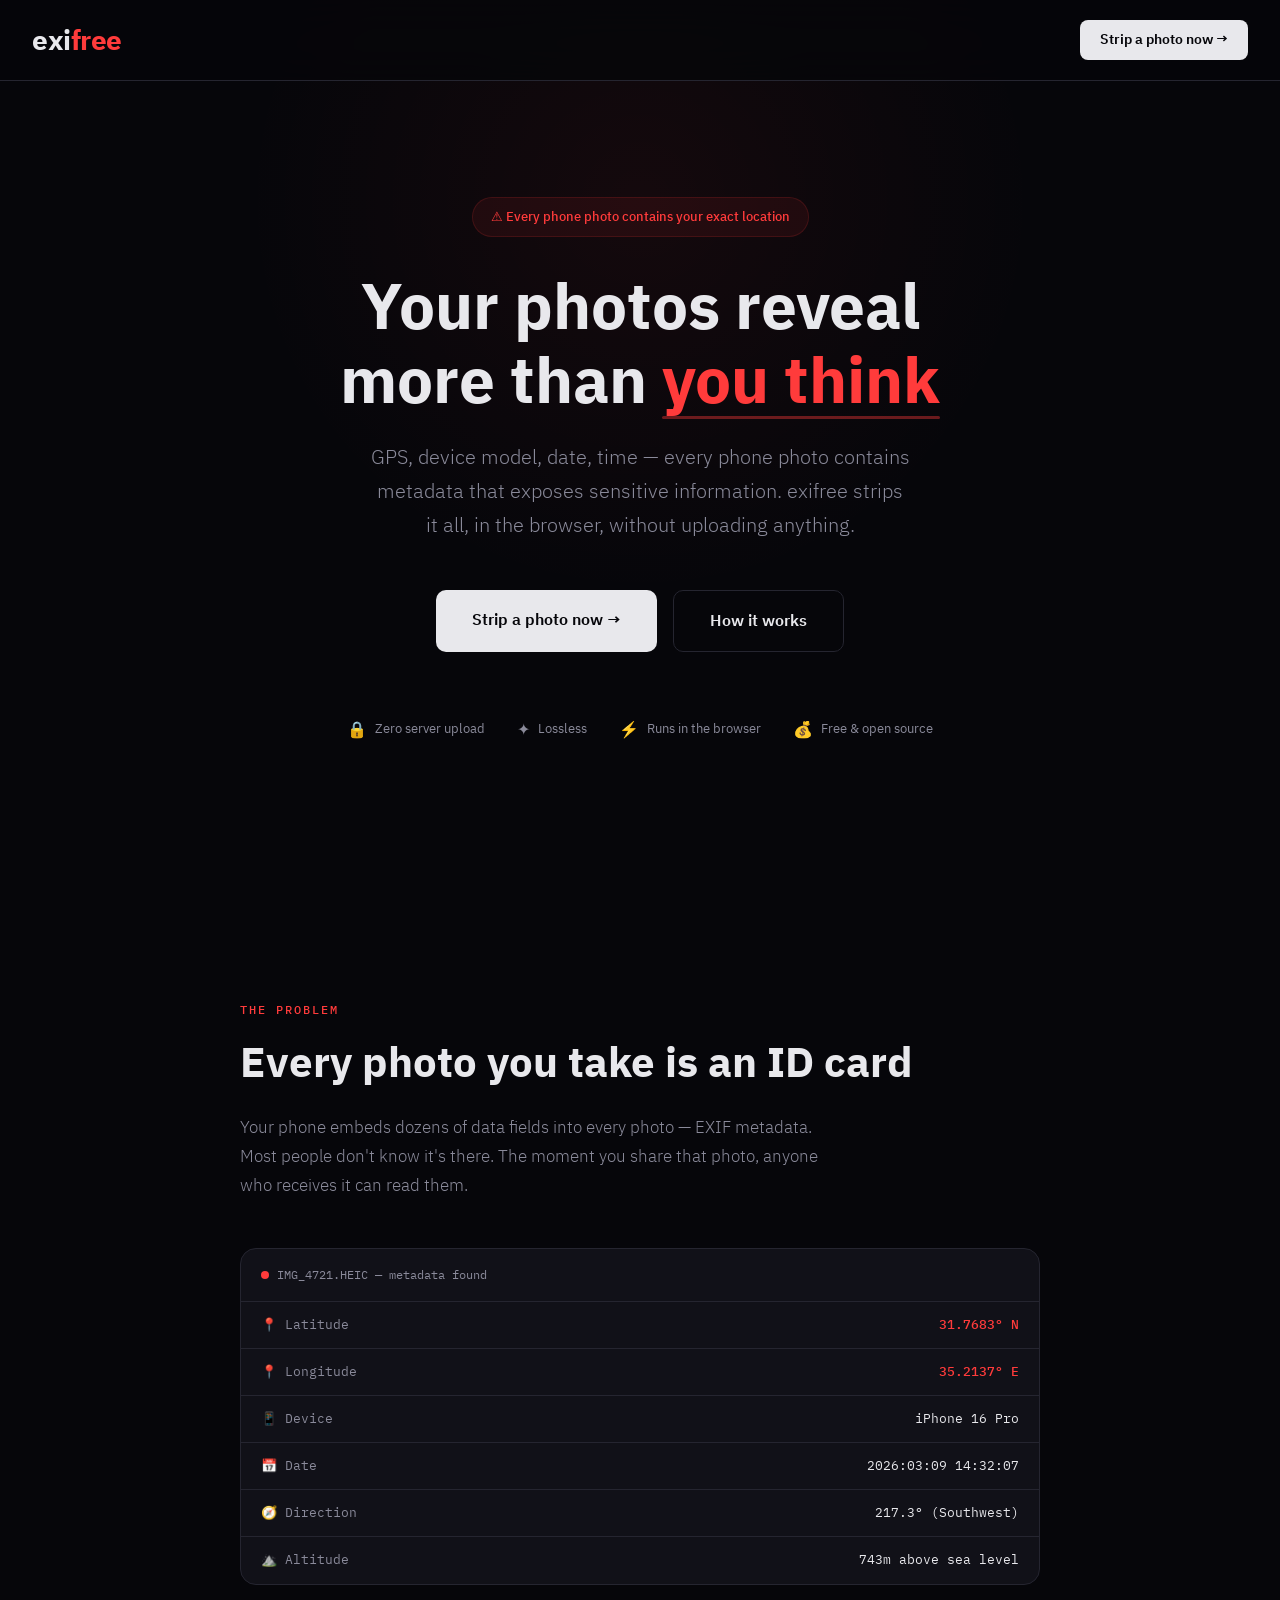
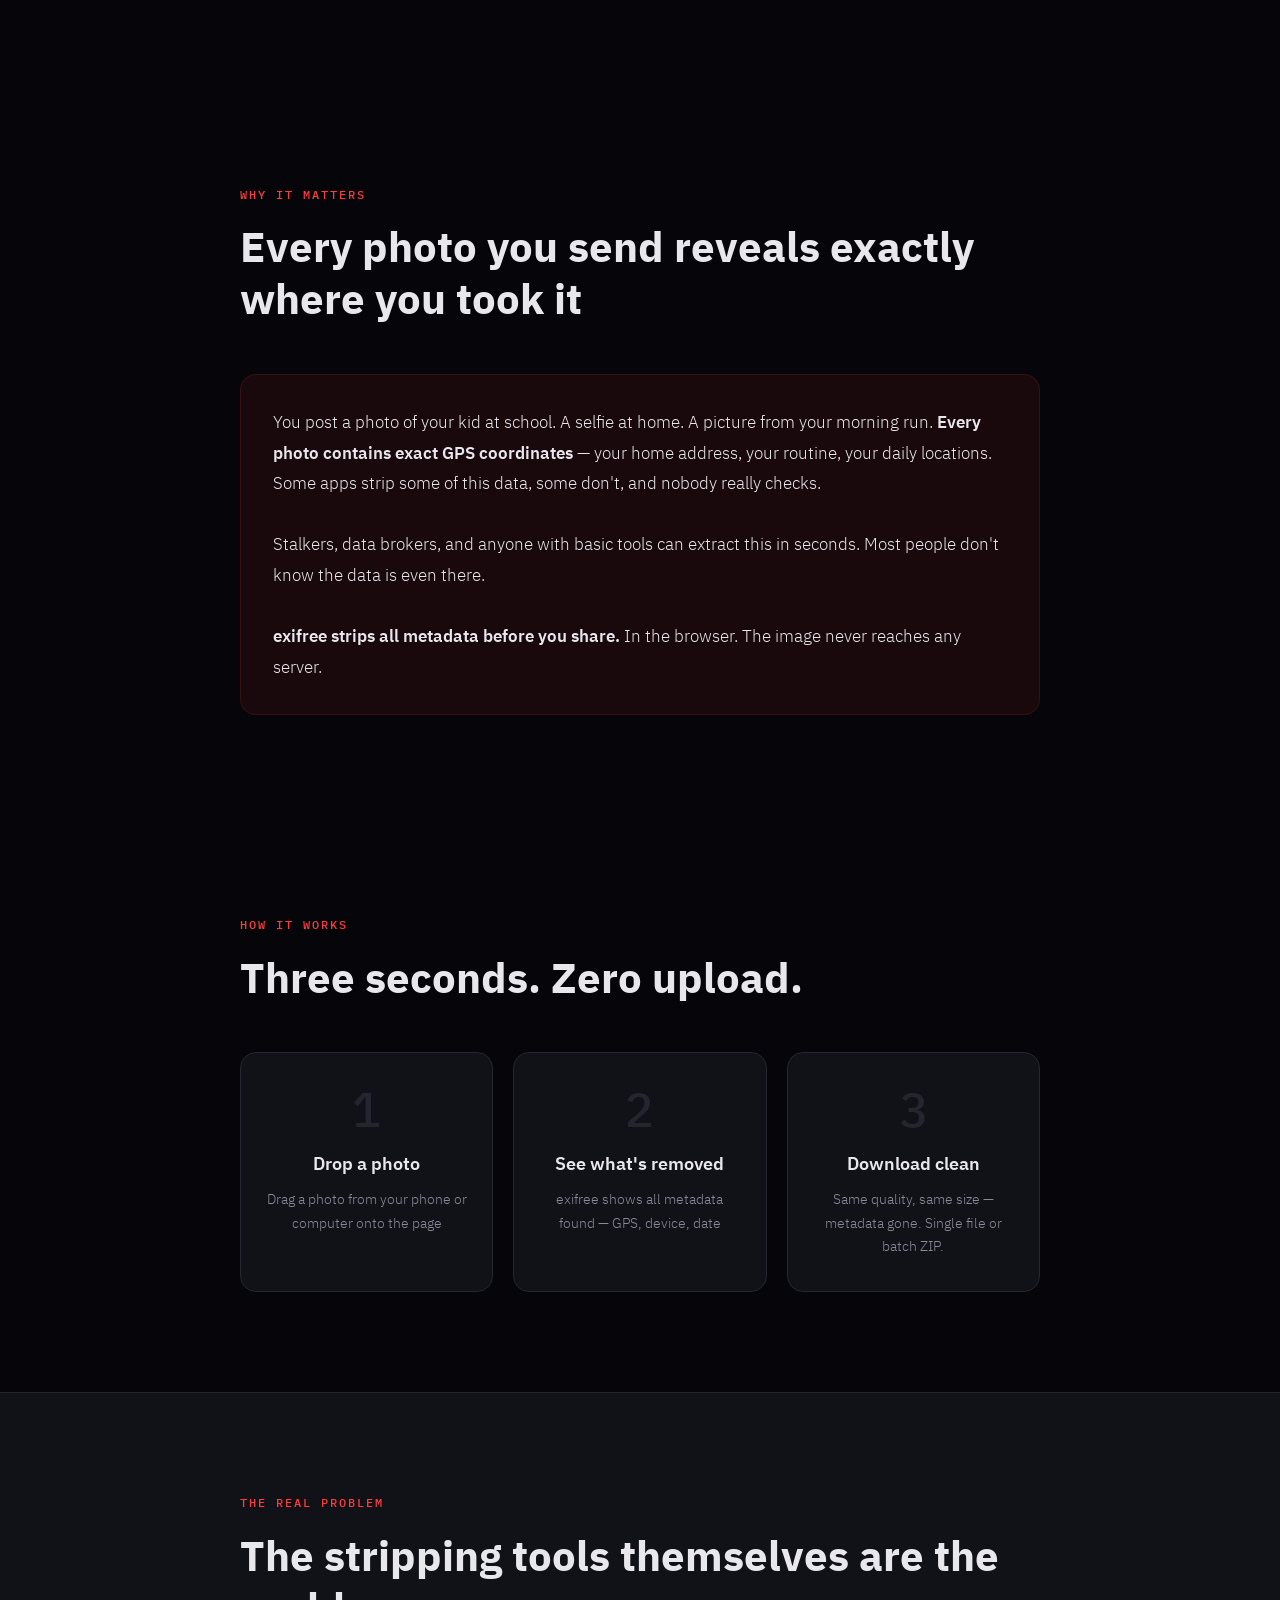
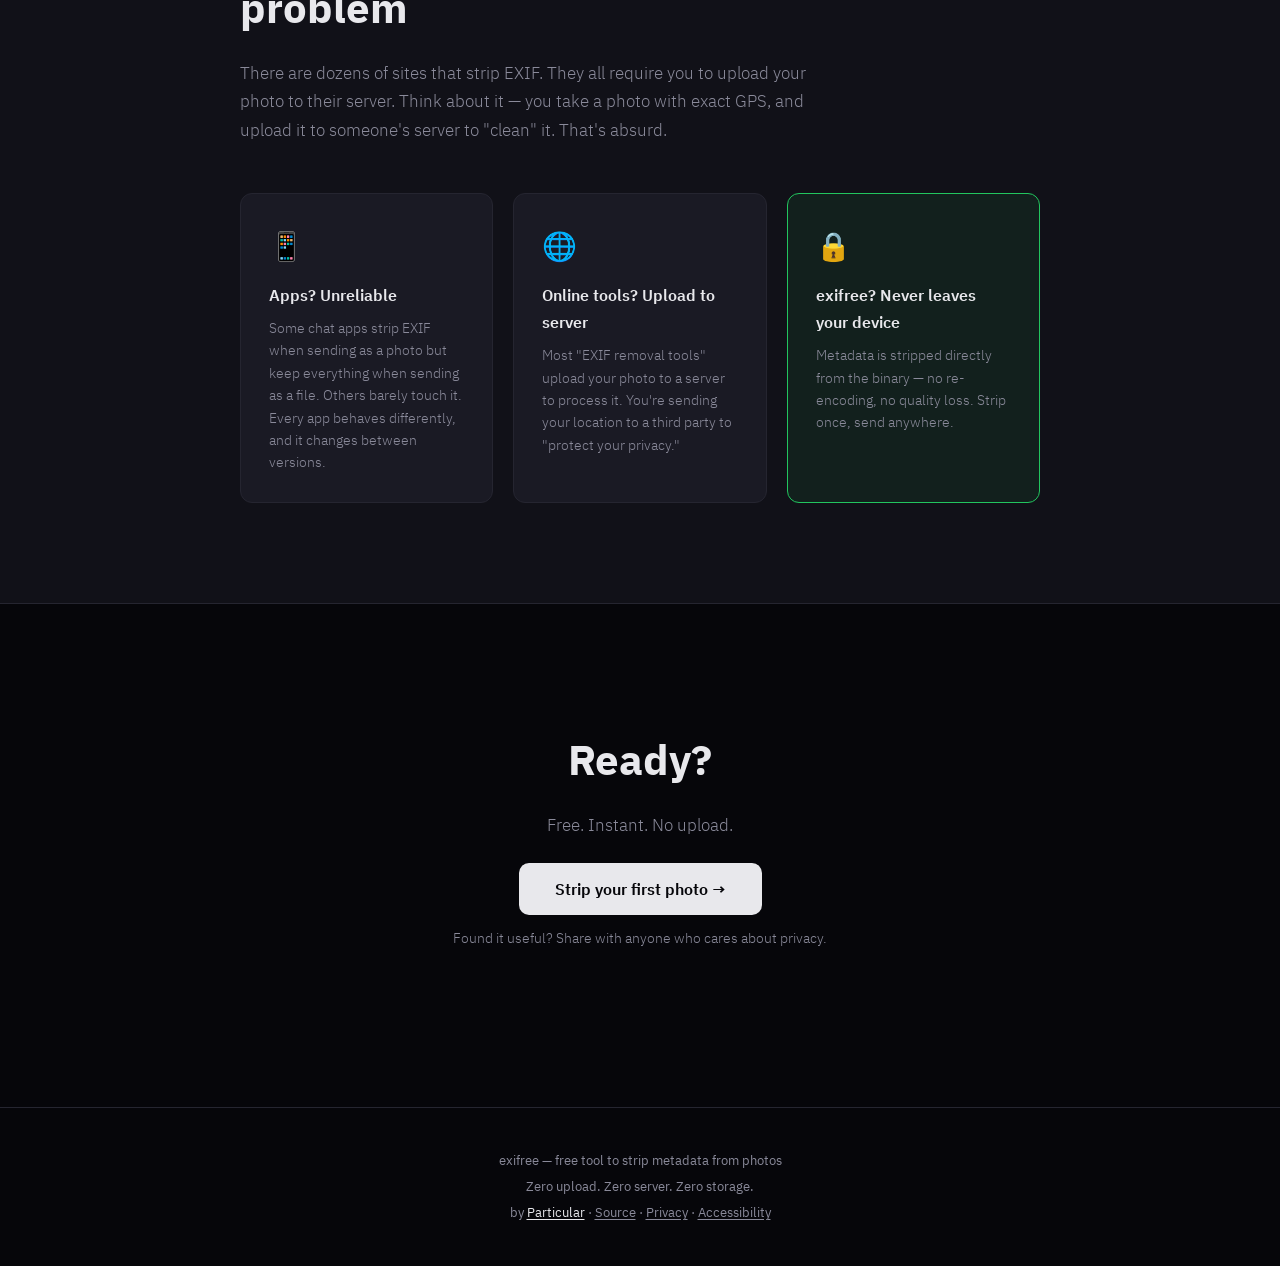
<file: index.html>
<!DOCTYPE html>
<html lang="en" dir="ltr">
<head>
<meta charset="UTF-8">
<meta name="viewport" content="width=device-width, initial-scale=1.0">
<title>exifree — Your photos reveal more than you think</title>
<meta name="description" content="Free tool to strip metadata from photos — GPS, device, date. Everything in the browser, zero server upload.">
<meta property="og:title" content="exifree — Strip metadata from photos">
<meta property="og:description" content="Every phone photo contains exact GPS coordinates, device model, date and time. exifree strips it all — in the browser, no upload.">
<meta property="og:type" content="website">
<link rel="stylesheet" href="/fonts/fonts.css">
<style>
:root { --bg:#06060a; --surface:#111118; --surface-2:#1a1a24; --border:#252530; --text:#e8e8ec; --text-dim:#8a8a9a; --red:#ff3b3b; --red-glow:rgba(255,59,59,0.08); --green:#22c55e; --green-glow:rgba(34,197,94,0.08); --font:'IBM Plex Sans',sans-serif; --mono:'IBM Plex Mono',monospace; }
*{margin:0;padding:0;box-sizing:border-box}html{scroll-behavior:smooth}body{background:var(--bg);color:var(--text);font-family:var(--font);line-height:1.7;-webkit-font-smoothing:antialiased}
nav{position:fixed;top:0;left:0;right:0;z-index:100;padding:16px 32px;display:flex;justify-content:space-between;align-items:center;background:rgba(6,6,10,0.85);backdrop-filter:blur(20px);border-bottom:1px solid var(--border)}
.nav-logo{font-size:28px;font-weight:700;text-decoration:none;color:var(--text);letter-spacing:-0.5px}.nav-logo span{color:var(--red)}
.nav-cta{padding:8px 20px;background:var(--text);color:var(--bg);border:none;border-radius:8px;font-family:var(--font);font-size:14px;font-weight:600;text-decoration:none;transition:opacity .2s}.nav-cta:hover{opacity:.85}
.hero{min-height:100vh;display:flex;flex-direction:column;justify-content:center;align-items:center;text-align:center;padding:120px 24px 80px;position:relative;overflow:hidden}
.hero::before{content:'';position:absolute;top:-200px;left:50%;transform:translateX(-50%);width:800px;height:800px;background:radial-gradient(circle,rgba(255,59,59,0.06) 0%,transparent 70%);pointer-events:none}
.hero-warning{display:inline-flex;align-items:center;gap:8px;padding:8px 18px;background:var(--red-glow);border:1px solid rgba(255,59,59,0.15);border-radius:100px;font-size:13px;color:var(--red);font-weight:500;margin-bottom:32px;animation:fadeDown .6s ease}
@keyframes fadeDown{from{opacity:0;transform:translateY(-12px)}to{opacity:1;transform:translateY(0)}}
.hero h1{font-size:clamp(36px,6vw,64px);font-weight:800;line-height:1.15;margin-bottom:24px;max-width:700px;animation:fadeUp .6s ease .1s both}
.hero h1 em{font-style:normal;color:var(--red);position:relative}.hero h1 em::after{content:'';position:absolute;bottom:2px;left:0;right:0;height:3px;background:var(--red);border-radius:2px;opacity:.4}
.hero-sub{font-size:clamp(16px,2.2vw,20px);color:var(--text-dim);max-width:540px;font-weight:300;margin-bottom:48px;animation:fadeUp .6s ease .2s both}
@keyframes fadeUp{from{opacity:0;transform:translateY(16px)}to{opacity:1;transform:translateY(0)}}
.hero-actions{display:flex;gap:16px;animation:fadeUp .6s ease .3s both}
.btn-large{padding:16px 36px;border-radius:10px;font-family:var(--font);font-size:16px;font-weight:600;text-decoration:none;transition:all .2s ease;cursor:pointer;border:none}
.btn-primary{background:var(--text);color:var(--bg)}.btn-primary:hover{transform:translateY(-2px);box-shadow:0 8px 30px rgba(255,255,255,0.1)}
.btn-ghost{background:transparent;color:var(--text);border:1px solid var(--border)}.btn-ghost:hover{border-color:var(--text-dim)}
.hero-trust{margin-top:64px;display:flex;gap:32px;animation:fadeUp .6s ease .4s both}
.trust-item{display:flex;align-items:center;gap:8px;font-size:13px;color:var(--text-dim)}.trust-item .icon{font-size:16px}
section{padding:100px 24px}.section-inner{max-width:800px;margin:0 auto}
.section-label{font-family:var(--mono);font-size:12px;font-weight:500;color:var(--red);text-transform:uppercase;letter-spacing:2px;margin-bottom:16px}
.section-title{font-size:clamp(28px,4vw,42px);font-weight:700;line-height:1.25;margin-bottom:24px}
.section-text{font-size:17px;color:var(--text-dim);font-weight:300;max-width:600px}
.exif-demo{margin-top:48px;background:var(--surface);border:1px solid var(--border);border-radius:16px;overflow:hidden}
.exif-demo-header{padding:16px 20px;border-bottom:1px solid var(--border);font-family:var(--mono);font-size:12px;color:var(--text-dim);display:flex;align-items:center;gap:8px}
.exif-demo-header .dot{width:8px;height:8px;border-radius:50%;background:var(--red);animation:pulse 2s infinite}
@keyframes pulse{0%,100%{opacity:1}50%{opacity:.4}}
.exif-row{display:flex;justify-content:space-between;padding:12px 20px;border-bottom:1px solid var(--border);font-size:14px}.exif-row:last-child{border-bottom:none}
.exif-label{color:var(--text-dim);font-family:var(--mono);font-size:13px}.exif-value{font-family:var(--mono);font-size:13px}.exif-value.danger{color:var(--red);font-weight:500}
.how-grid{display:grid;grid-template-columns:repeat(3,1fr);gap:20px;margin-top:48px}
.how-card{background:var(--surface);border:1px solid var(--border);border-radius:16px;padding:32px 24px;text-align:center;transition:border-color .3s}.how-card:hover{border-color:var(--text-dim)}
.how-num{font-family:var(--mono);font-size:48px;font-weight:500;color:var(--border);margin-bottom:16px;line-height:1}
.how-card h3{font-size:18px;font-weight:600;margin-bottom:8px}.how-card p{font-size:14px;color:var(--text-dim);font-weight:300}
.why-section{background:var(--surface);border-top:1px solid var(--border);border-bottom:1px solid var(--border)}
.why-grid{display:grid;grid-template-columns:repeat(3,1fr);gap:20px;margin-top:48px}
.why-card{padding:28px;background:var(--surface-2);border:1px solid var(--border);border-radius:12px}
.why-card .icon{font-size:28px;margin-bottom:12px}.why-card h3{font-size:16px;font-weight:600;margin-bottom:8px}
.why-card p{font-size:14px;color:var(--text-dim);font-weight:300;line-height:1.6}
.why-card-highlight{border-color:var(--green);background:var(--green-glow)}
.context-section .context-box{margin-top:48px;padding:32px;background:var(--red-glow);border:1px solid rgba(255,59,59,0.12);border-radius:16px}
.context-box p{font-size:17px;line-height:1.8;font-weight:300}.context-box strong{font-weight:600;color:var(--text)}
.cta-section{text-align:center;padding:120px 24px}.cta-section h2{font-size:clamp(28px,4vw,42px);font-weight:700;margin-bottom:16px}
.cta-section p{font-size:17px;color:var(--text-dim);margin-bottom:36px;font-weight:300}
footer{padding:40px 24px;border-top:1px solid var(--border);text-align:center}footer p{font-size:13px;color:var(--text-dim);line-height:2}
footer a{color:var(--text-dim);text-decoration:underline;text-underline-offset:2px}footer a:hover{color:var(--text)}
@media(max-width:640px){nav{padding:12px 16px}.hero-actions{flex-direction:column;width:100%;max-width:320px}.btn-large{text-align:center}.hero-trust{flex-direction:column;gap:12px}.how-grid{grid-template-columns:1fr}.why-grid{grid-template-columns:1fr}.exif-row{flex-direction:column;gap:4px}}
*:focus-visible{outline:2px solid var(--red);outline-offset:2px}
.skip-link{position:absolute;top:-100px;left:0;padding:8px 16px;background:var(--red);color:#fff;z-index:200;font-size:14px;border-radius:0 0 8px 8px;text-decoration:none}.skip-link:focus{top:0;left:0}
@media(prefers-reduced-motion:reduce){*,*::before,*::after{animation-duration:.01ms!important;transition-duration:.01ms!important}}
</style>
</head>
<body>
<a href="#problem" class="skip-link">Skip to content</a>
<nav aria-label="Main navigation">
  <a href="/" class="nav-logo">exi<span>free</span></a>
  <a href="/app" class="nav-cta">Strip a photo now →</a>
</nav>
<main>
<section class="hero">
  <div class="hero-warning">⚠ Every phone photo contains your exact location</div>
  <h1>Your photos reveal<br>more than <em>you think</em></h1>
  <p class="hero-sub">GPS, device model, date, time — every phone photo contains metadata that exposes sensitive information. exifree strips it all, in the browser, without uploading anything.</p>
  <div class="hero-actions">
    <a href="/app" class="btn-large btn-primary">Strip a photo now →</a>
    <a href="#how" class="btn-large btn-ghost">How it works</a>
  </div>
  <div class="hero-trust">
    <span class="trust-item"><span class="icon" aria-hidden="true">🔒</span> Zero server upload</span>
    <span class="trust-item"><span class="icon" aria-hidden="true">✦</span> Lossless</span>
    <span class="trust-item"><span class="icon" aria-hidden="true">⚡</span> Runs in the browser</span>
    <span class="trust-item"><span class="icon" aria-hidden="true">💰</span> Free &amp; open source</span>
  </div>
</section>
<section id="problem">
  <div class="section-inner">
    <div class="section-label">The problem</div>
    <h2 class="section-title">Every photo you take is an ID card</h2>
    <p class="section-text">Your phone embeds dozens of data fields into every photo — EXIF metadata. Most people don't know it's there. The moment you share that photo, anyone who receives it can read them.</p>
    <div class="exif-demo">
      <div class="exif-demo-header"><span class="dot" aria-hidden="true"></span> IMG_4721.HEIC — metadata found</div>
      <div class="exif-demo-body">
        <div class="exif-row"><span class="exif-label">📍 Latitude</span><span class="exif-value danger">31.7683° N</span></div>
        <div class="exif-row"><span class="exif-label">📍 Longitude</span><span class="exif-value danger">35.2137° E</span></div>
        <div class="exif-row"><span class="exif-label">📱 Device</span><span class="exif-value">iPhone 16 Pro</span></div>
        <div class="exif-row"><span class="exif-label">📅 Date</span><span class="exif-value">2026:03:09 14:32:07</span></div>
        <div class="exif-row"><span class="exif-label">🧭 Direction</span><span class="exif-value">217.3° (Southwest)</span></div>
        <div class="exif-row"><span class="exif-label">⛰️ Altitude</span><span class="exif-value">743m above sea level</span></div>
      </div>
    </div>
  </div>
</section>
<section class="context-section">
  <div class="section-inner">
    <div class="section-label">Why it matters</div>
    <h2 class="section-title">Every photo you send reveals exactly where you took it</h2>
    <div class="context-box">
      <p>You post a photo of your kid at school. A selfie at home. A picture from your morning run. <strong>Every photo contains exact GPS coordinates</strong> — your home address, your routine, your daily locations. Some apps strip some of this data, some don't, and nobody really checks.<br><br>Stalkers, data brokers, and anyone with basic tools can extract this in seconds. Most people don't know the data is even there.<br><br><strong>exifree strips all metadata before you share.</strong> In the browser. The image never reaches any server.</p>
    </div>
  </div>
</section>
<section id="how">
  <div class="section-inner">
    <div class="section-label">How it works</div>
    <h2 class="section-title">Three seconds. Zero upload.</h2>
    <div class="how-grid">
      <div class="how-card"><div class="how-num">1</div><h3>Drop a photo</h3><p>Drag a photo from your phone or computer onto the page</p></div>
      <div class="how-card"><div class="how-num">2</div><h3>See what's removed</h3><p>exifree shows all metadata found — GPS, device, date</p></div>
      <div class="how-card"><div class="how-num">3</div><h3>Download clean</h3><p>Same quality, same size — metadata gone. Single file or batch ZIP.</p></div>
    </div>
  </div>
</section>
<section class="why-section">
  <div class="section-inner">
    <div class="section-label">The real problem</div>
    <h2 class="section-title">The stripping tools themselves are the problem</h2>
    <p class="section-text" style="margin-bottom:32px;">There are dozens of sites that strip EXIF. They all require you to upload your photo to their server. Think about it — you take a photo with exact GPS, and upload it to someone's server to "clean" it. That's absurd.</p>
    <div class="why-grid">
      <div class="why-card"><div class="icon" aria-hidden="true">📱</div><h3>Apps? Unreliable</h3><p>Some chat apps strip EXIF when sending as a photo but keep everything when sending as a file. Others barely touch it. Every app behaves differently, and it changes between versions.</p></div>
      <div class="why-card"><div class="icon" aria-hidden="true">🌐</div><h3>Online tools? Upload to server</h3><p>Most "EXIF removal tools" upload your photo to a server to process it. You're sending your location to a third party to "protect your privacy."</p></div>
      <div class="why-card why-card-highlight"><div class="icon" aria-hidden="true">🔒</div><h3>exifree? Never leaves your device</h3><p>Metadata is stripped directly from the binary — no re-encoding, no quality loss. Strip once, send anywhere.</p></div>
    </div>
  </div>
</section>
</main>
<section class="cta-section">
  <h2>Ready?</h2>
  <p>Free. Instant. No upload.</p>
  <a href="/app" class="btn-large btn-primary">Strip your first photo →</a>
  <p style="margin-top:24px;font-size:14px;color:var(--text-dim);">Found it useful? Share with anyone who cares about privacy.</p>
</section>
<footer role="contentinfo">
  <p>exifree — free tool to strip metadata from photos<br>Zero upload. Zero server. Zero storage.<br>by <a href="https://particular.co.il" style="color:var(--text);">Particular</a> · <a href="https://github.com/atas2390/exifree">Source</a> · <a href="/privacy">Privacy</a> · <a href="/accessibility">Accessibility</a></p>
</footer>
</body>
</html>
</file>
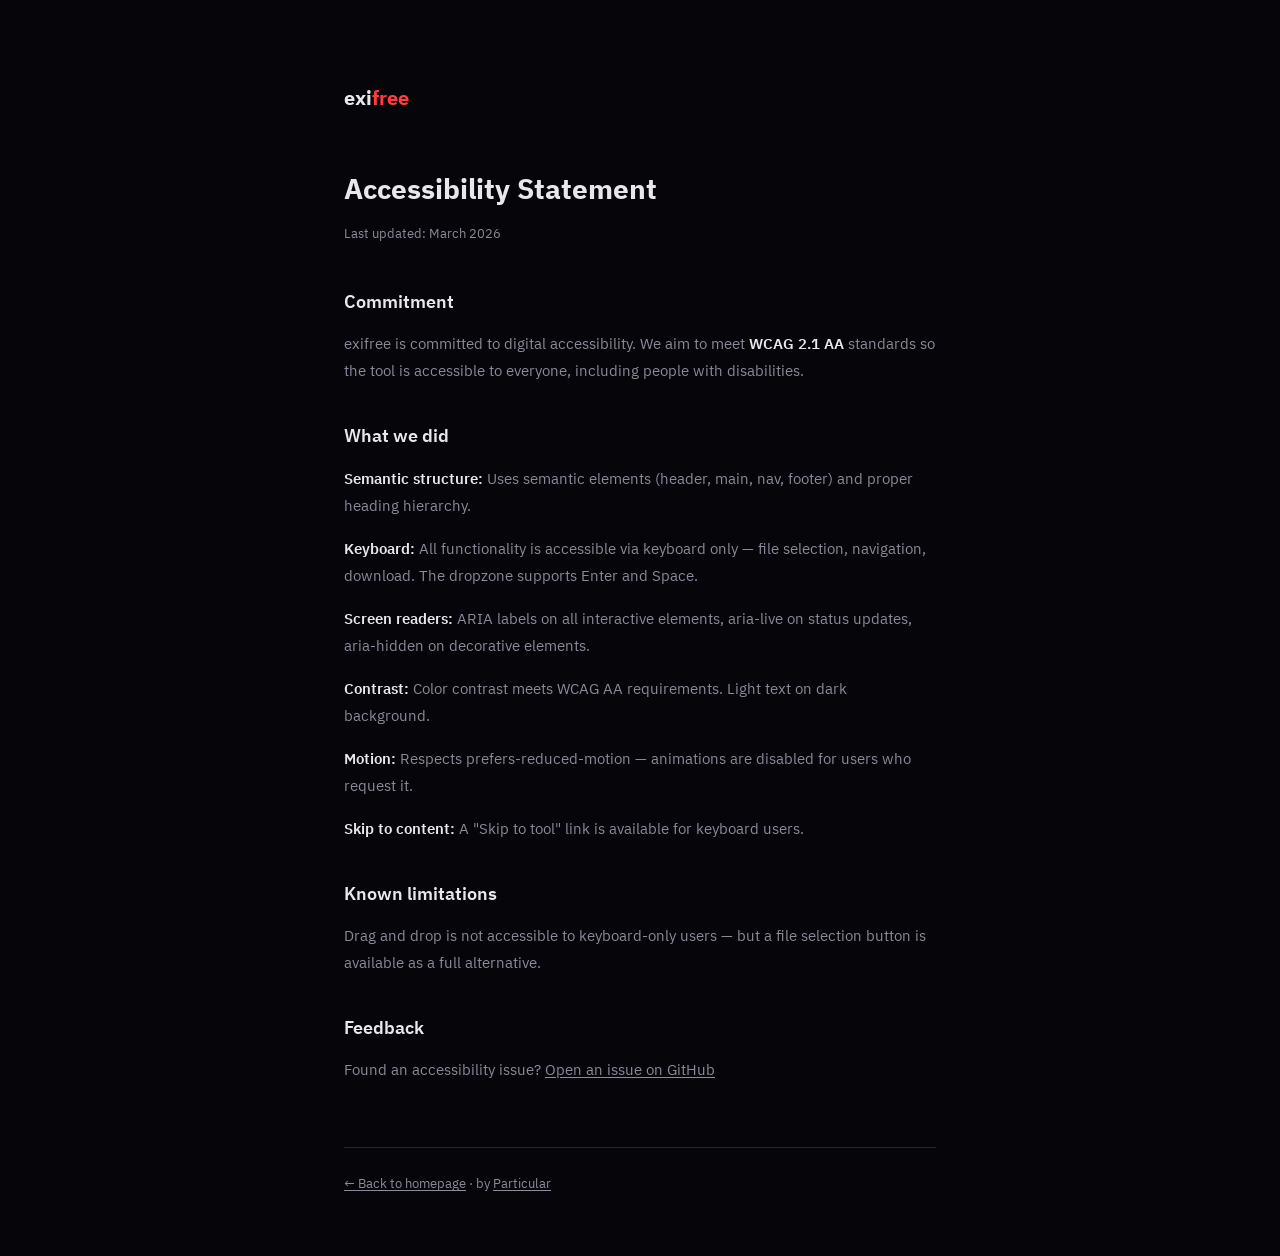
<file: accessibility/index.html>
<!DOCTYPE html>
<html lang="en" dir="ltr">
<head>
<meta charset="UTF-8">
<meta name="viewport" content="width=device-width, initial-scale=1.0">
<title>exifree — Accessibility Statement</title>
<link rel="stylesheet" href="/fonts/fonts.css">
<style>
:root { --bg:#06060a; --surface:#111118; --border:#252530; --text:#e8e8ec; --text-dim:#8a8a9a; --red:#ff3b3b; --font:'IBM Plex Sans',sans-serif; }
*{margin:0;padding:0;box-sizing:border-box}
body{background:var(--bg);color:var(--text);font-family:var(--font);line-height:1.8;-webkit-font-smoothing:antialiased}
.container{max-width:640px;margin:0 auto;padding:80px 24px 60px}
.logo{font-size:20px;font-weight:700;text-decoration:none;color:var(--text);margin-bottom:48px;display:inline-block}
.logo span{color:var(--red)}
h1{font-size:28px;font-weight:700;margin-bottom:8px}
.updated{font-size:13px;color:var(--text-dim);margin-bottom:40px}
h2{font-size:18px;font-weight:600;margin-top:36px;margin-bottom:12px}
p{font-size:15px;color:var(--text-dim);margin-bottom:16px}
strong{color:var(--text);font-weight:600}
a{color:var(--text-dim);text-decoration:underline;text-underline-offset:2px}
a:hover{color:var(--text)}
footer{margin-top:64px;padding-top:24px;border-top:1px solid var(--border);font-size:13px;color:var(--text-dim)}
*:focus-visible{outline:2px solid var(--red);outline-offset:2px}
@media(prefers-reduced-motion:reduce){*,*::before,*::after{animation-duration:.01ms!important;transition-duration:.01ms!important}}
</style>
</head>
<body>
<div class="container">
  <a href="/" class="logo">exi<span>free</span></a>
  <h1>Accessibility Statement</h1>
  <p class="updated">Last updated: March 2026</p>
  <h2>Commitment</h2>
  <p>exifree is committed to digital accessibility. We aim to meet <strong>WCAG 2.1 AA</strong> standards so the tool is accessible to everyone, including people with disabilities.</p>
  <h2>What we did</h2>
  <p><strong>Semantic structure:</strong> Uses semantic elements (header, main, nav, footer) and proper heading hierarchy.</p>
  <p><strong>Keyboard:</strong> All functionality is accessible via keyboard only — file selection, navigation, download. The dropzone supports Enter and Space.</p>
  <p><strong>Screen readers:</strong> ARIA labels on all interactive elements, aria-live on status updates, aria-hidden on decorative elements.</p>
  <p><strong>Contrast:</strong> Color contrast meets WCAG AA requirements. Light text on dark background.</p>
  <p><strong>Motion:</strong> Respects prefers-reduced-motion — animations are disabled for users who request it.</p>
  <p><strong>Skip to content:</strong> A "Skip to tool" link is available for keyboard users.</p>
  <h2>Known limitations</h2>
  <p>Drag and drop is not accessible to keyboard-only users — but a file selection button is available as a full alternative.</p>
  <h2>Feedback</h2>
  <p>Found an accessibility issue? <a href="https://github.com/atas2390/exifree/issues">Open an issue on GitHub</a></p>
  <footer>
    <a href="/">← Back to homepage</a> · by <a href="https://particular.co.il">Particular</a>
  </footer>
</div>
</body>
</html>
</file>
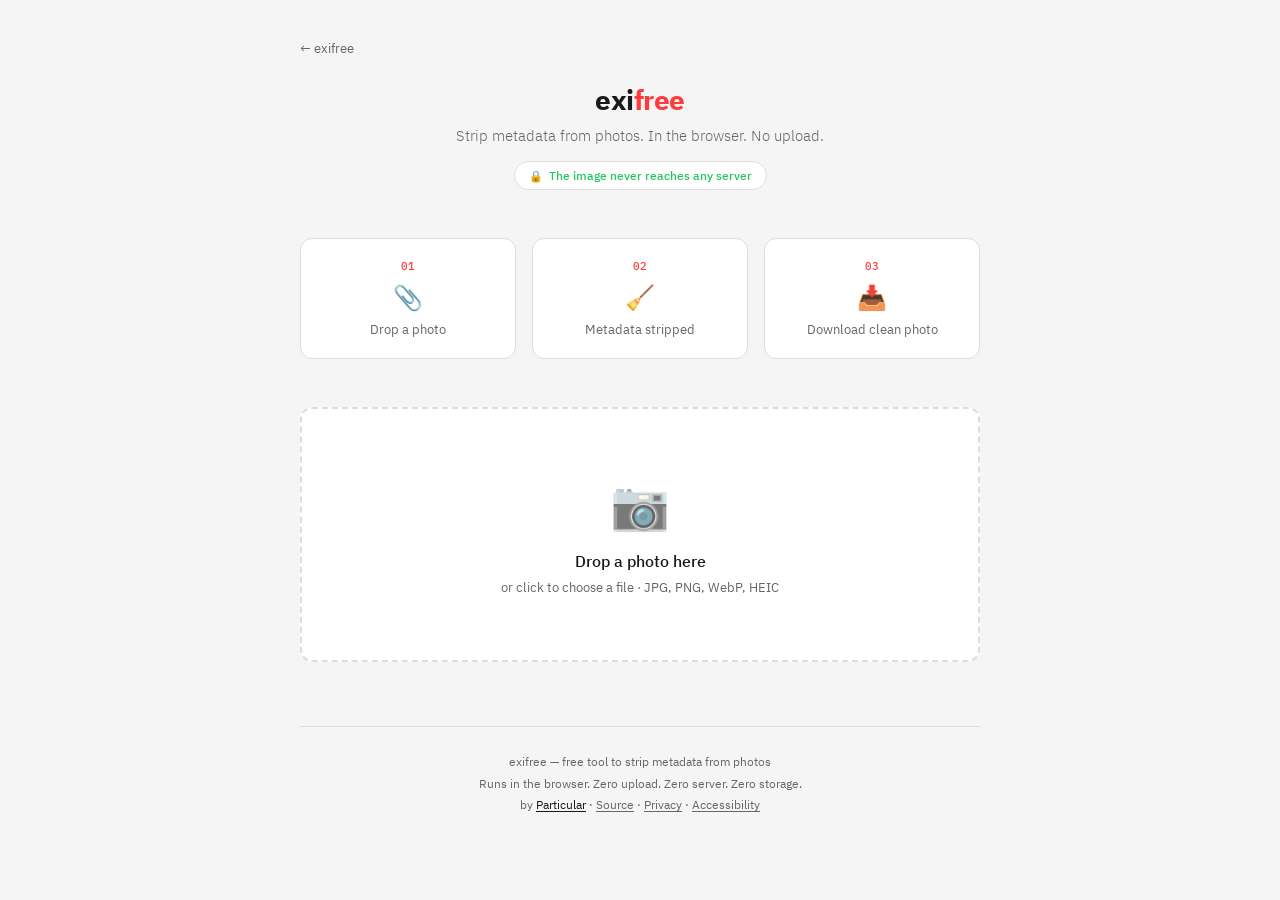
<file: app/index.html>
<!DOCTYPE html>
<html lang="en" dir="ltr">
<head>
<meta charset="UTF-8">
<meta name="viewport" content="width=device-width, initial-scale=1.0">
<title>exifree — Strip metadata from photos</title>
<meta name="description" content="Free tool to strip metadata from photos — GPS, device, date. Everything in the browser, zero server upload.">
<link rel="stylesheet" href="/fonts/fonts.css">
<style>
:root {
  --bg: #0a0a0a;
  --surface: #141414;
  --surface-2: #1e1e1e;
  --border: #2a2a2a;
  --text: #e8e8e8;
  --text-dim: #888;
  --accent: #ff3b3b;
  --accent-glow: rgba(255, 59, 59, 0.15);
  --green: #22c55e;
  --green-glow: rgba(34, 197, 94, 0.15);
  --yellow: #eab308;
  --radius: 12px;
  --font: 'IBM Plex Sans', sans-serif;
  --mono: 'IBM Plex Mono', monospace;
}

* { margin: 0; padding: 0; box-sizing: border-box; }

body {
  background: var(--bg);
  color: var(--text);
  font-family: var(--font);
  min-height: 100vh;
  overflow-x: hidden;
}

/* Subtle grid background */
body::before {
  content: '';
  position: fixed;
  inset: 0;
  background-image: 
    linear-gradient(rgba(255,255,255,.02) 1px, transparent 1px),
    linear-gradient(90deg, rgba(255,255,255,.02) 1px, transparent 1px);
  background-size: 40px 40px;
  pointer-events: none;
  z-index: 0;
}

.container {
  position: relative;
  z-index: 1;
  max-width: 720px;
  margin: 0 auto;
  padding: 40px 20px;
}

/* Header */
.top-bar {
  display: flex;
  justify-content: space-between;
  align-items: center;
  margin-bottom: 24px;
}

.top-bar .nav-lang {
  font-size: 13px;
  color: var(--text-dim);
  text-decoration: none;
  font-weight: 500;
  padding: 4px 10px;
  border: 1px solid var(--border);
  border-radius: 6px;
  transition: all 0.2s;
}

.top-bar .nav-lang:hover { color: var(--text); border-color: var(--text-dim); }
.top-bar .back-link { font-size: 13px; color: var(--text-dim); text-decoration: none; }
.top-bar .back-link:hover { color: var(--text); }

.header {
  text-align: center;
  margin-bottom: 48px;
}

.logo {
  font-size: 28px;
  font-weight: 700;
  letter-spacing: -0.5px;
  margin-bottom: 8px;
}

.logo span { color: var(--accent); }

.tagline {
  color: var(--text-dim);
  font-size: 15px;
  font-weight: 300;
}

/* Security badge */
.security-badge {
  display: inline-flex;
  align-items: center;
  gap: 6px;
  margin-top: 16px;
  padding: 6px 14px;
  background: var(--surface);
  border: 1px solid var(--border);
  border-radius: 100px;
  font-size: 12px;
  color: var(--green);
  font-weight: 500;
}

.security-badge::before {
  content: '🔒';
  font-size: 11px;
}

/* Drop zone */
.dropzone {
  position: relative;
  border: 2px dashed var(--border);
  border-radius: var(--radius);
  padding: 64px 32px;
  text-align: center;
  cursor: pointer;
  transition: all 0.3s ease;
  background: var(--surface);
  overflow: hidden;
}

.dropzone::before {
  content: '';
  position: absolute;
  inset: 0;
  background: radial-gradient(circle at center, var(--accent-glow), transparent 70%);
  opacity: 0;
  transition: opacity 0.3s ease;
}

.dropzone:hover, .dropzone.dragover {
  border-color: var(--accent);
}

.dropzone:hover::before, .dropzone.dragover::before {
  opacity: 1;
}

.dropzone-icon {
  position: relative;
  font-size: 48px;
  margin-bottom: 16px;
  opacity: 0.6;
}

.dropzone-text {
  position: relative;
  font-size: 16px;
  font-weight: 500;
  margin-bottom: 8px;
}

.dropzone-sub {
  position: relative;
  font-size: 13px;
  color: var(--text-dim);
}

.dropzone input[type="file"] {
  position: absolute;
  inset: 0;
  opacity: 0;
  cursor: pointer;
}

/* Processing state */
.dropzone.processing {
  pointer-events: none;
  border-color: var(--yellow);
}

.dropzone.done {
  border-color: var(--green);
}

/* Results */
.results {
  display: none;
  margin-top: 32px;
  animation: fadeUp 0.4s ease;
}

.results.visible { display: block; }

@keyframes fadeUp {
  from { opacity: 0; transform: translateY(16px); }
  to { opacity: 1; transform: translateY(0); }
}

/* Preview card */
.preview-card {
  background: var(--surface);
  border: 1px solid var(--border);
  border-radius: var(--radius);
  overflow: hidden;
  margin-bottom: 24px;
}

.preview-image-wrap {
  position: relative;
  display: flex;
  align-items: center;
  justify-content: center;
  background: #000;
  max-height: 300px;
  overflow: hidden;
}

.preview-image-wrap img {
  max-width: 100%;
  max-height: 300px;
  object-fit: contain;
}

.preview-filename {
  padding: 16px;
  font-family: var(--mono);
  font-size: 13px;
  color: var(--text-dim);
  border-top: 1px solid var(--border);
  display: flex;
  justify-content: space-between;
  align-items: center;
}

.file-size {
  font-size: 12px;
  color: var(--text-dim);
}

/* Metadata panel */
.metadata-panel {
  background: var(--surface);
  border: 1px solid var(--border);
  border-radius: var(--radius);
  margin-bottom: 24px;
  overflow: hidden;
}

.metadata-header {
  display: flex;
  align-items: center;
  justify-content: space-between;
  padding: 16px;
  border-bottom: 1px solid var(--border);
}

.metadata-title {
  font-size: 14px;
  font-weight: 600;
  display: flex;
  align-items: center;
  gap: 8px;
}

.metadata-title .warning { color: var(--accent); }
.metadata-title .safe { color: var(--green); }

.metadata-count {
  font-family: var(--mono);
  font-size: 12px;
  padding: 3px 10px;
  background: var(--accent-glow);
  color: var(--accent);
  border-radius: 100px;
  font-weight: 500;
}

.metadata-count.clean {
  background: var(--green-glow);
  color: var(--green);
}

.metadata-list {
  padding: 0;
  list-style: none;
  max-height: 320px;
  overflow-y: auto;
}

.metadata-list::-webkit-scrollbar { width: 6px; }
.metadata-list::-webkit-scrollbar-track { background: transparent; }
.metadata-list::-webkit-scrollbar-thumb { background: var(--border); border-radius: 3px; }

.metadata-item {
  display: flex;
  justify-content: space-between;
  align-items: flex-start;
  padding: 10px 16px;
  border-bottom: 1px solid var(--border);
  font-size: 13px;
  gap: 16px;
}

.metadata-item:last-child { border-bottom: none; }

.metadata-key {
  color: var(--text-dim);
  font-family: var(--mono);
  font-size: 12px;
  flex-shrink: 0;
  min-width: 120px;
  text-align: right;
}

.metadata-value {
  color: var(--text);
  font-family: var(--mono);
  font-size: 12px;
  word-break: break-all;
  text-align: left;
  direction: ltr;
}

.metadata-value.danger {
  color: var(--accent);
  font-weight: 500;
}

.metadata-empty {
  padding: 24px 16px;
  text-align: center;
  color: var(--green);
  font-size: 14px;
}

/* Category labels */
.meta-category {
  padding: 8px 16px;
  background: var(--surface-2);
  font-size: 11px;
  font-weight: 600;
  text-transform: uppercase;
  letter-spacing: 1px;
  color: var(--text-dim);
  border-bottom: 1px solid var(--border);
}

/* Actions */
.actions {
  display: flex;
  gap: 12px;
}

.btn {
  flex: 1;
  padding: 14px 24px;
  border: none;
  border-radius: var(--radius);
  font-family: var(--font);
  font-size: 15px;
  font-weight: 600;
  cursor: pointer;
  transition: all 0.2s ease;
  text-align: center;
  text-decoration: none;
  display: inline-flex;
  align-items: center;
  justify-content: center;
  gap: 8px;
}

.btn-primary {
  background: var(--green);
  color: #000;
}

.btn-primary:hover {
  background: #16a34a;
  transform: translateY(-1px);
}

.btn-primary:disabled {
  opacity: 0.4;
  cursor: not-allowed;
  transform: none;
}

.btn-secondary {
  background: var(--surface-2);
  color: var(--text);
  border: 1px solid var(--border);
}

.btn-secondary:hover {
  background: var(--border);
}

/* Status */
.status-bar {
  display: none;
  align-items: center;
  gap: 8px;
  padding: 12px 16px;
  background: var(--green-glow);
  border: 1px solid rgba(34, 197, 94, 0.2);
  border-radius: var(--radius);
  margin-bottom: 24px;
  font-size: 14px;
  color: var(--green);
  font-weight: 500;
}

.status-bar.visible { display: flex; }

.status-bar .icon { font-size: 16px; }

/* Footer */
.footer {
  margin-top: 64px;
  text-align: center;
  padding: 24px;
  border-top: 1px solid var(--border);
}

.footer p {
  font-size: 12px;
  color: var(--text-dim);
  line-height: 1.8;
}

.footer a {
  color: var(--text-dim);
  text-decoration: underline;
  text-underline-offset: 2px;
}

.footer a:hover { color: var(--text); }

/* How it works */
.how-it-works {
  display: grid;
  grid-template-columns: repeat(3, 1fr);
  gap: 16px;
  margin-bottom: 48px;
}

.step {
  text-align: center;
  padding: 20px 12px;
  background: var(--surface);
  border: 1px solid var(--border);
  border-radius: var(--radius);
}

.step-num {
  font-family: var(--mono);
  font-size: 11px;
  color: var(--accent);
  margin-bottom: 8px;
  font-weight: 500;
}

.step-icon {
  font-size: 24px;
  margin-bottom: 8px;
}

.step-text {
  font-size: 13px;
  color: var(--text-dim);
  font-weight: 400;
}

/* Batch */
.batch-info {
  display: none;
  align-items: center;
  justify-content: space-between;
  padding: 12px 16px;
  background: var(--surface);
  border: 1px solid var(--border);
  border-radius: var(--radius);
  margin-bottom: 24px;
  font-size: 13px;
  color: var(--text-dim);
}

.batch-info.visible { display: flex; }

.batch-info strong { color: var(--text); }

.size-comparison {
  display: flex;
  align-items: center;
  gap: 10px;
  padding: 10px 16px;
  background: var(--green-glow);
  border-top: 1px solid var(--border);
  font-size: 13px;
  font-family: var(--mono);
}
.size-before { color: var(--text-dim); }
.size-arrow { color: var(--text-dim); }
.size-after { color: var(--green); }
.size-saving {
  margin-left: auto;
  font-size: 11px;
  color: var(--green);
  font-weight: 600;
}

.batch-actions {
  margin-top: 12px;
}

.btn-downloaded {
  background: var(--green) !important;
  color: #000 !important;
}

/* Responsive */
@media (max-width: 520px) {
  .container { padding: 24px 16px; }
  .how-it-works { grid-template-columns: 1fr; }
  .actions { flex-direction: column; }
  .metadata-key { min-width: 90px; }
}

/* Accessibility */
*:focus-visible {
  outline: 2px solid var(--accent);
  outline-offset: 2px;
}

.skip-link {
  position: absolute;
  top: -100px;
  left: 0;
  padding: 8px 16px;
  background: var(--accent);
  color: #fff;
  z-index: 200;
  font-size: 14px;
  border-radius: 0 0 8px 8px;
  text-decoration: none;
}

.skip-link:focus { top: 0; left: 0; }

@media (prefers-reduced-motion: reduce) {
  *, *::before, *::after {
    animation-duration: 0.01ms !important;
    transition-duration: 0.01ms !important;
  }
}

@media (prefers-color-scheme: light) {
  :root {
    --bg: #f5f5f5;
    --surface: #fff;
    --surface-2: #eee;
    --border: #ddd;
    --text: #1a1a1a;
    --text-dim: #666;
  }
}
</style>
</head>
<body>

<a href="#dropzone" class="skip-link">Skip to tool</a>

<div class="container">
  <div class="top-bar">
    <a href="/" class="back-link">← exifree</a>
  </div>
  <header class="header" role="banner">
    <h1 class="logo">exi<span>free</span></h1>
    <p class="tagline">Strip metadata from photos. In the browser. No upload.</p>
    <div class="security-badge" aria-label="The image never reaches any server">The image never reaches any server</div>
  </header>

  <nav class="how-it-works" aria-label="Usage steps">
    <div class="step">
      <div class="step-num">01</div>
      <div class="step-icon" aria-hidden="true">📎</div>
      <div class="step-text">Drop a photo</div>
    </div>
    <div class="step">
      <div class="step-num">02</div>
      <div class="step-icon" aria-hidden="true">🧹</div>
      <div class="step-text">Metadata stripped</div>
    </div>
    <div class="step">
      <div class="step-num">03</div>
      <div class="step-icon" aria-hidden="true">📥</div>
      <div class="step-text">Download clean photo</div>
    </div>
  </nav>

  <main>
  <div class="dropzone" id="dropzone" role="button" tabindex="0" aria-label="Drop a photo here or click to choose a file">
    <div class="dropzone-icon" aria-hidden="true">📷</div>
    <div class="dropzone-text">Drop a photo here</div>
    <div class="dropzone-sub">or click to choose a file · JPG, PNG, WebP, HEIC</div>
    <input type="file" id="fileInput" accept="image/jpeg,image/png,image/webp,image/heic,image/heif,.heic,.heif" multiple aria-label="Choose a photo to strip metadata">
  </div>

  <div class="batch-info" id="batchInfo">
    <span><strong id="batchCount">0</strong> photos processed</span>
  </div>

  <div class="status-bar" id="statusBar" role="status" aria-live="polite">
    <span class="icon" aria-hidden="true" id="statusIcon">✓</span>
    <span id="statusText">All metadata removed successfully</span>
  </div>

  <div class="results" id="results" aria-label="Stripping results">
    <div class="preview-card">
      <div class="preview-image-wrap">
        <img id="previewImg" alt="">
      </div>
      <div class="preview-filename">
        <span id="fileName">—</span>
        <span class="file-size" id="fileSize">—</span>
      </div>
      <div class="size-comparison" id="sizeComparison" style="display:none">
        <span class="size-before">Original: <strong id="sizeBefore">—</strong></span>
        <span class="size-arrow" aria-hidden="true">→</span>
        <span class="size-after">Clean: <strong id="sizeAfter">—</strong></span>
        <span class="size-saving" id="sizeSaving"></span>
      </div>
    </div>

    <div class="metadata-panel" id="metadataBefore" aria-label="Metadata found">
      <div class="metadata-header">
        <div class="metadata-title">
          <span class="warning" aria-hidden="true">⚠</span> Metadata found
        </div>
        <span class="metadata-count" id="metaCount">0 fields</span>
      </div>
      <ul class="metadata-list" id="metadataList" role="list"></ul>
    </div>

    <div class="metadata-panel" id="metadataAfter" style="display:none" aria-label="Stripping result">
      <div class="metadata-header">
        <div class="metadata-title">
          <span class="safe" aria-hidden="true">✓</span> After stripping
        </div>
        <span class="metadata-count clean">clean</span>
      </div>
      <div class="metadata-empty">Metadata removed directly from binary — no re-encoding, no quality loss. Output file size is nearly identical to the original.</div>
    </div>

    <div class="actions">
      <button class="btn btn-primary" id="downloadBtn" disabled aria-label="Download clean photo">
        📥 Download clean photo
      </button>
      <button class="btn btn-secondary" onclick="reset()" aria-label="Choose new photo">
        ✕ New photo
      </button>
    </div>
    <div class="batch-actions" id="batchActions" style="display:none">
      <button class="btn btn-secondary" id="downloadAllBtn" aria-label="Download all as ZIP">
        📦 Download all as ZIP (<span id="batchCount2">0</span> photos)
      </button>
      </div>
  </div>
  </main>

  <footer class="footer" role="contentinfo">
    <p>
      exifree — free tool to strip metadata from photos<br>
      Runs in the browser. Zero upload. Zero server. Zero storage.<br>
      by <a href="https://particular.co.il" style="color:var(--text);">Particular</a> · <a href="https://github.com/atas2390/exifree">Source</a> · <a href="/privacy">Privacy</a> · <a href="/accessibility">Accessibility</a>
    </p>
  </footer>
</div>

<script>
// EXIF Parser — lightweight, client-side only
const EXIF_TAGS = {
  0x010F: 'Camera Make', 0x0110: 'Camera Model', 0x0131: 'Software',
  0x0132: 'Date Modified', 0x9003: 'Date Taken', 0x9004: 'Date Digitized',
  0x829A: 'Exposure Time', 0x829D: 'Aperture', 0x8827: 'ISO',
  0x920A: 'Focal Length', 0xA434: 'Lens Model', 0xA431: 'Camera Serial',
  0xA432: 'Lens Spec', 0xA433: 'Lens Make',
  0x0112: 'Orientation', 0xA002: 'Pixel Width', 0xA003: 'Pixel Height',
  0x8825: 'GPS IFD', 0xA005: 'Interop IFD',
};

const GPS_TAGS = {
  0x0001: 'Lat Ref', 0x0002: 'Latitude', 0x0003: 'Lon Ref', 0x0004: 'Longitude',
  0x0005: 'Alt Ref', 0x0006: 'Altitude', 0x0007: 'GPS Timestamp',
  0x001D: 'GPS Date', 0x0010: 'Image Direction', 0x0011: 'Direction Angle',
};

// Detect file format from magic bytes
function detectFormat(buffer) {
  const b = new Uint8Array(buffer, 0, 16);
  if (b[0] === 0xFF && b[1] === 0xD8) return 'jpeg';
  if (b[0] === 0x89 && b[1] === 0x50 && b[2] === 0x4E && b[3] === 0x47) return 'png';
  if (b[0] === 0x52 && b[1] === 0x49 && b[2] === 0x46 && b[3] === 0x46 &&
      b[8] === 0x57 && b[9] === 0x45 && b[10] === 0x42 && b[11] === 0x50) return 'webp';
  return 'unknown';
}

function readExif(buffer) {
  const format = detectFormat(buffer);
  const metadata = { camera: [], gps: [], datetime: [], other: [] };

  if (format === 'jpeg') return readJpegMetadata(buffer, metadata);
  if (format === 'png')  return readPngMetadata(buffer, metadata);
  if (format === 'webp') return readWebpMetadata(buffer, metadata);
  return metadata;
}

// ── JPEG ──────────────────────────────────────────────────────────────────────
function readJpegMetadata(buffer, metadata) {
  const view = new DataView(buffer);
  let offset = 2;
  while (offset < view.byteLength - 1) {
    const marker = view.getUint16(offset);
    if (marker === 0xFFE1) {
      const exifStr = String.fromCharCode(
        view.getUint8(offset+4), view.getUint8(offset+5),
        view.getUint8(offset+6), view.getUint8(offset+7)
      );
      if (exifStr === 'Exif') parseExifData(view, offset + 10, metadata);
      break;
    }
    if ((marker & 0xFF00) !== 0xFF00) break;
    offset += 2 + view.getUint16(offset + 2);
  }
  return metadata;
}

// ── PNG ───────────────────────────────────────────────────────────────────────
function readPngMetadata(buffer, metadata) {
  const uint8 = new Uint8Array(buffer);
  const view  = new DataView(buffer);
  const dec   = new TextDecoder('latin1');
  let offset  = 8; // skip 8-byte PNG signature

  while (offset + 12 <= buffer.byteLength) {
    const length = view.getUint32(offset);
    const type   = dec.decode(uint8.slice(offset + 4, offset + 8));
    if (type === 'IEND') break;

    try {
      const dataStart = offset + 8;

      if (type === 'tEXt' && length > 0) {
        const data    = uint8.slice(dataStart, dataStart + length);
        const nullIdx = data.indexOf(0);
        if (nullIdx > 0) {
          const key = dec.decode(data.slice(0, nullIdx));
          const val = dec.decode(data.slice(nullIdx + 1)).trim().substring(0, 200);
          if (val) categorizeMeta(metadata, key, val);
        }
      } else if (type === 'iTXt' && length > 0) {
        const data    = uint8.slice(dataStart, dataStart + length);
        const nullIdx = data.indexOf(0);
        if (nullIdx > 0) {
          const key = dec.decode(data.slice(0, nullIdx));
          metadata.other.push({ key, value: '(unicode text)' });
        }
      } else if (type === 'zTXt' && length > 0) {
        const data    = uint8.slice(dataStart, dataStart + length);
        const nullIdx = data.indexOf(0);
        if (nullIdx > 0) {
          const key = dec.decode(data.slice(0, nullIdx));
          metadata.other.push({ key, value: '(compressed text)' });
        }
      } else if (type === 'eXIf' && length > 0) {
        // Full EXIF block embedded in PNG
        const exifBuf = buffer.slice(dataStart, dataStart + length);
        parseExifData(new DataView(exifBuf), 0, metadata);
      } else if (type === 'iCCP') {
        metadata.other.push({ key: 'Color Profile', value: 'iCCP (ICC profile)' });
      }
    } catch(e) {}

    offset += 12 + length;
  }
  return metadata;
}

// ── WebP ──────────────────────────────────────────────────────────────────────
function readWebpMetadata(buffer, metadata) {
  const uint8 = new Uint8Array(buffer);
  const view  = new DataView(buffer);
  const dec   = new TextDecoder('latin1');

  // RIFF container: skip RIFF(4) + size(4) + WEBP(4) = 12 bytes
  let offset = 12;
  while (offset + 8 <= buffer.byteLength) {
    const chunkId   = dec.decode(uint8.slice(offset, offset + 4));
    const chunkSize = view.getUint32(offset + 4, true); // little-endian

    try {
      if (chunkId === 'EXIF') {
        const exifBuf = buffer.slice(offset + 8, offset + 8 + chunkSize);
        const exifView = new DataView(exifBuf);
        // EXIF chunk may start with "Exif\0\0" prefix or raw TIFF header
        const startOffset = (exifView.getUint8(0) === 0x45) ? 6 : 0; // 'E' for Exif
        parseExifData(exifView, startOffset, metadata);
      } else if (chunkId === 'XMP ' || chunkId === 'XMP\x20') {
        metadata.other.push({ key: 'XMP', value: '(XMP metadata block present)' });
      } else if (chunkId === 'ICCP') {
        metadata.other.push({ key: 'Color Profile', value: 'ICCP (ICC profile)' });
      }
    } catch(e) {}

    offset += 8 + chunkSize + (chunkSize % 2); // chunks are word-aligned
  }
  return metadata;
}

// ── Helpers ───────────────────────────────────────────────────────────────────
function categorizeMeta(metadata, key, value) {
  const k = key.toLowerCase();
  if (k.includes('gps') || k.includes('location') || k.includes('lat') || k.includes('lon')) {
    metadata.gps.push({ key, value });
  } else if (k.includes('date') || k.includes('time') || k.includes('created') || k.includes('modified')) {
    metadata.datetime.push({ key, value });
  } else if (k.includes('camera') || k.includes('make') || k.includes('model') || k.includes('device') || k.includes('software')) {
    metadata.camera.push({ key, value });
  } else {
    metadata.other.push({ key, value });
  }
}

// Safe text escaping — prevents XSS from metadata values
function escapeHtml(str) {
  const d = document.createElement('div');
  d.textContent = str;
  return d.innerHTML;
}

function parseExifData(view, tiffStart, metadata) {
  try {
    const bigEndian = view.getUint16(tiffStart) === 0x4D4D;
    const g16 = (o) => bigEndian ? view.getUint16(o) : view.getUint16(o, true);
    const g32 = (o) => bigEndian ? view.getUint32(o) : view.getUint32(o, true);
    
    const ifdOffset = g32(tiffStart + 4);
    
    function readIFD(offset, isGPS) {
      if (offset >= view.byteLength - tiffStart) return;
      const abs = tiffStart + offset;
      if (abs + 2 > view.byteLength) return;
      const count = g16(abs);
      
      for (let i = 0; i < count; i++) {
        const entryOff = abs + 2 + i * 12;
        if (entryOff + 12 > view.byteLength) break;
        
        const tag = g16(entryOff);
        const type = g16(entryOff + 2);
        const numValues = g32(entryOff + 4);
        const valueOff = entryOff + 8;
        
        const tagName = isGPS ? GPS_TAGS[tag] : EXIF_TAGS[tag];
        
        // Follow GPS IFD pointer
        if (tag === 0x8825 && !isGPS) {
          const gpsOffset = g32(valueOff);
          readIFD(gpsOffset, true);
          continue;
        }
        
        // Follow ExifIFD pointer
        if (tag === 0x8769 && !isGPS) {
          const exifOffset = g32(valueOff);
          readIFD(exifOffset, false);
          continue;
        }
        
        if (!tagName || tag === 0xA005) continue;
        
        let value = '';
        try {
          if (type === 2) { // ASCII
            const strOff = numValues > 4 ? tiffStart + g32(valueOff) : valueOff;
            const bytes = [];
            for (let j = 0; j < numValues - 1 && strOff + j < view.byteLength; j++) {
              bytes.push(view.getUint8(strOff + j));
            }
            value = String.fromCharCode(...bytes);
          } else if (type === 3) { // SHORT
            value = g16(valueOff).toString();
          } else if (type === 4) { // LONG
            value = g32(valueOff).toString();
          } else if (type === 5 || type === 10) { // RATIONAL
            const ratOff = numValues > 1 || true ? tiffStart + g32(valueOff) : valueOff;
            if (ratOff + 8 <= view.byteLength) {
              if (isGPS && (tag === 2 || tag === 4)) { // Lat/Lon
                const d = g32(ratOff) / g32(ratOff+4);
                const m = g32(ratOff+8) / g32(ratOff+12);
                const s = g32(ratOff+16) / g32(ratOff+20);
                value = `${d}° ${m}' ${s.toFixed(2)}"`;
              } else {
                const num = g32(ratOff);
                const den = g32(ratOff + 4);
                value = den === 1 ? num.toString() : `${num}/${den}`;
              }
            }
          }
        } catch(e) { value = '[unreadable]'; }
        
        if (!value) continue;
        
        const entry = { key: tagName, value };
        
        if (isGPS) {
          metadata.gps.push(entry);
        } else if (tagName.includes('Date') || tagName.includes('Time')) {
          metadata.datetime.push(entry);
        } else if (tagName.includes('Camera') || tagName.includes('Lens') || tagName.includes('Software') || tagName.includes('Serial')) {
          metadata.camera.push(entry);
        } else {
          metadata.other.push(entry);
        }
      }
    }
    
    readIFD(ifdOffset, false);
  } catch(e) {
    console.warn('EXIF parse error:', e);
  }
}

// Check for XMP, IPTC, etc
function countMetadataMarkers(buffer) {
  const view = new DataView(buffer);
  let count = 0;
  let offset = 2;
  const types = [];
  
  while (offset < view.byteLength - 1) {
    const marker = view.getUint16(offset);
    if ((marker & 0xFF00) !== 0xFF00) break;
    
    if (marker === 0xFFE1) { types.push('EXIF/XMP'); count++; }
    else if (marker === 0xFFED) { types.push('IPTC'); count++; }
    else if (marker === 0xFFE2) { types.push('ICC Profile'); count++; }
    else if (marker === 0xFFEE) { types.push('Adobe'); count++; }
    else if (marker >= 0xFFE0 && marker <= 0xFFEF) { count++; }
    else if (marker === 0xFFFE) { types.push('Comment'); count++; }
    
    if (marker === 0xFFDA) break; // Start of scan
    offset += 2 + view.getUint16(offset + 2);
  }
  
  return { count, types };
}

// ── Binary JPEG stripper (lossless) ──────────────────────────────────────────
function stripJpeg(buffer) {
  const src = new Uint8Array(buffer);
  if (src[0] !== 0xFF || src[1] !== 0xD8) return buffer;

  const parts = [src.slice(0, 2)]; // SOI marker
  let i = 2;

  while (i < src.length - 1) {
    if (src[i] !== 0xFF) break;
    const marker = (src[i] << 8) | src[i + 1];

    // EOI
    if (marker === 0xFFD9) { parts.push(src.slice(i, i + 2)); break; }
    // RST0-RST7, TEM — no length field
    if ((marker & 0xFFF8) === 0xFFD0 || marker === 0xFF01) {
      parts.push(src.slice(i, i + 2)); i += 2; continue;
    }

    if (i + 3 >= src.length) break;
    const segLen = (src[i + 2] << 8) | src[i + 3]; // length field (includes itself)
    const segTotal = 2 + segLen; // marker(2) + length+data

    // SOS — copy from here to end of file
    if (marker === 0xFFDA) {
      parts.push(src.slice(i));
      break;
    }

    // Remove: APP1–APP15 and COM
    const isMetadata = (marker >= 0xFFE1 && marker <= 0xFFEF) || marker === 0xFFFE;
    if (!isMetadata) parts.push(src.slice(i, i + segTotal));

    i += segTotal;
  }

  const totalLen = parts.reduce((s, p) => s + p.length, 0);
  const out = new Uint8Array(totalLen);
  let pos = 0;
  for (const p of parts) { out.set(p, pos); pos += p.length; }
  return out.buffer;
}

// ── Binary PNG stripper (lossless) ───────────────────────────────────────────
function stripPng(buffer) {
  const src  = new Uint8Array(buffer);
  const view = new DataView(buffer);
  const dec  = new TextDecoder('latin1');
  const REMOVE = new Set(['tEXt','iTXt','zTXt','eXIf','tIME','iCCP','pHYs','cHRM','gAMA','sRGB']);
  const parts = [src.slice(0, 8)];
  let offset = 8;
  while (offset + 12 <= buffer.byteLength) {
    const length = view.getUint32(offset);
    const type   = dec.decode(src.slice(offset + 4, offset + 8));
    const total  = 12 + length;
    if (!REMOVE.has(type)) parts.push(src.slice(offset, offset + total));
    if (type === 'IEND') break;
    offset += total;
  }
  const totalLen = parts.reduce((s, p) => s + p.length, 0);
  const out = new Uint8Array(totalLen);
  let pos = 0;
  for (const p of parts) { out.set(p, pos); pos += p.length; }
  return out.buffer;
}

// ── Binary WebP stripper (lossless) ──────────────────────────────────────────
function stripWebp(buffer) {
  const src  = new Uint8Array(buffer);
  const view = new DataView(buffer);
  const dec  = new TextDecoder('latin1');
  const enc  = new TextEncoder();
  const REMOVE = new Set(['EXIF', 'XMP ', 'ICCP']);
  const parts  = [];
  let offset   = 12;
  while (offset + 8 <= buffer.byteLength) {
    const id    = dec.decode(src.slice(offset, offset + 4));
    const size  = view.getUint32(offset + 4, true);
    const total = 8 + size + (size % 2);
    if (id === 'VP8X') {
      const chunk = new Uint8Array(src.slice(offset, offset + total));
      chunk[8] &= ~((1 << 1) | (1 << 3) | (1 << 4));
      parts.push(chunk);
    } else if (!REMOVE.has(id)) {
      parts.push(src.slice(offset, offset + total));
    }
    offset += total;
  }
  const dataLen = parts.reduce((s, p) => s + p.length, 0);
  const out = new Uint8Array(12 + dataLen);
  const outView = new DataView(out.buffer);
  out.set(enc.encode('RIFF'), 0);
  outView.setUint32(4, 4 + dataLen, true);
  out.set(enc.encode('WEBP'), 8);
  let pos = 12;
  for (const p of parts) { out.set(p, pos); pos += p.length; }
  return out.buffer;
}

// ── Dispatcher — Returns { blob, outputMime, outputExt } ─────────────────────
function stripMetadata(file) {
  return file.arrayBuffer().then(buffer => {
    const format = detectFormat(buffer);
    let stripped, outputMime, outputExt;
    if (format === 'jpeg') {
      stripped = stripJpeg(buffer); outputMime = 'image/jpeg'; outputExt = 'jpg';
    } else if (format === 'png') {
      stripped = stripPng(buffer);  outputMime = 'image/png';  outputExt = 'png';
    } else if (format === 'webp') {
      stripped = stripWebp(buffer); outputMime = 'image/webp'; outputExt = 'webp';
    } else {
      throw new Error('Unsupported format');
    }
    return { blob: new Blob([stripped], { type: outputMime }), outputMime, outputExt };
  });
}

// UI Logic
const dropzone = document.getElementById('dropzone');
const fileInput = document.getElementById('fileInput');
const results = document.getElementById('results');
const previewImg = document.getElementById('previewImg');
const fileName = document.getElementById('fileName');
const fileSize = document.getElementById('fileSize');
const metadataList = document.getElementById('metadataList');
const metaCount = document.getElementById('metaCount');
const downloadBtn = document.getElementById('downloadBtn');
const statusBar = document.getElementById('statusBar');
const statusText = document.getElementById('statusText');
const metadataAfter = document.getElementById('metadataAfter');

let cleanBlob = null;
let currentFileName = '';
let cleanFileExt = 'jpg';
let originalSize = 0;
let processedFiles = [];

// HEIC detection
function isHeic(file) {
  const type = file.type.toLowerCase();
  const name = file.name.toLowerCase();
  return type === 'image/heic' || type === 'image/heif' || 
         name.endsWith('.heic') || name.endsWith('.heif');
}

// Lazy-load heic-to library
let heicLoaded = false;
function loadHeicLibrary() {
  return new Promise((resolve, reject) => {
    if (heicLoaded && window.HeicTo) { resolve(); return; }
    const script = document.createElement('script');
    script.src = '/vendor/heic-to.js';
    script.onload = () => { heicLoaded = true; resolve(); };
    script.onerror = () => reject(new Error('Failed to load HEIC library'));
    document.head.appendChild(script);
  });
}

// Convert HEIC to JPEG blob
async function convertHeic(file) {
  statusText.textContent = 'Loading HEIC converter… the image stays in your browser';
  statusBar.classList.add('visible');
  statusBar.style.background = 'rgba(234, 179, 8, 0.1)';
  statusBar.style.borderColor = 'rgba(234, 179, 8, 0.2)';
  statusBar.style.color = '#eab308';
  document.getElementById('statusIcon').textContent = '⏳';

  await loadHeicLibrary();

  const jpegBlob = await HeicTo({ blob: file, type: 'image/jpeg', quality: 0.95 });
  const converted = new File([jpegBlob], file.name.replace(/\.hei[cf]$/i, '.jpg'), { type: 'image/jpeg' });

  // Reset status style
  statusBar.classList.remove('visible');
  statusBar.style.background = '';
  statusBar.style.borderColor = '';
  statusBar.style.color = '';
  document.getElementById('statusIcon').textContent = '✓';

  return converted;
}

function formatSize(bytes) {
  if (bytes < 1024) return bytes + ' B';
  if (bytes < 1024*1024) return (bytes/1024).toFixed(1) + ' KB';
  return (bytes/(1024*1024)).toFixed(1) + ' MB';
}

async function processFile(file) {
  // Convert HEIC to JPEG if needed
  if (isHeic(file)) {
    try {
      file = await convertHeic(file);
    } catch (e) {
      statusText.textContent = 'HEIC conversion failed — try converting to JPEG before uploading';
      statusBar.classList.add('visible');
      statusBar.style.color = 'var(--accent)';
      document.getElementById('statusIcon').textContent = '✕';
      dropzone.classList.remove('processing');
      return;
    }
  }

  currentFileName = file.name;
  
  originalSize = file.size;
  
  // Show preview
  const previewUrl = URL.createObjectURL(file);
  previewImg.src = previewUrl;
  previewImg.alt = 'Preview of ' + file.name;
  fileName.textContent = file.name;
  fileSize.textContent = formatSize(file.size);
  
  // Read EXIF
  const buffer = await file.arrayBuffer();
  const metadata = readExif(buffer);
  const markers = countMetadataMarkers(buffer);
  
  // Build metadata list
  metadataList.innerHTML = '';
  let totalFields = 0;
  
  const categories = [
    { name: '📍 Location (GPS)', items: metadata.gps, danger: true },
    { name: '📱 Device', items: metadata.camera, danger: false },
    { name: '📅 Date & Time', items: metadata.datetime, danger: false },
    { name: '📋 Other', items: metadata.other, danger: false },
  ];
  
  categories.forEach(cat => {
    if (cat.items.length === 0) return;
    
    const catEl = document.createElement('li');
    catEl.className = 'meta-category';
    catEl.textContent = cat.name;
    metadataList.appendChild(catEl);
    
    cat.items.forEach(item => {
      const li = document.createElement('li');
      li.className = 'metadata-item';
      const keySpan = document.createElement('span');
      keySpan.className = 'metadata-key';
      keySpan.textContent = item.key;
      const valSpan = document.createElement('span');
      valSpan.className = 'metadata-value' + (cat.danger ? ' danger' : '');
      valSpan.textContent = item.value;
      li.appendChild(keySpan);
      li.appendChild(valSpan);
      metadataList.appendChild(li);
      totalFields++;
    });
  });
  
  if (markers.types.length > 0) {
    const catEl = document.createElement('li');
    catEl.className = 'meta-category';
    catEl.textContent = '🗂️ Blocks found';
    metadataList.appendChild(catEl);
    
    markers.types.forEach(t => {
      const li = document.createElement('li');
      li.className = 'metadata-item';
      const keySpan = document.createElement('span');
      keySpan.className = 'metadata-key';
      keySpan.textContent = 'Block';
      const valSpan = document.createElement('span');
      valSpan.className = 'metadata-value';
      valSpan.textContent = t;
      li.appendChild(keySpan);
      li.appendChild(valSpan);
      metadataList.appendChild(li);
    });
  }
  
  if (totalFields === 0 && markers.count === 0) {
    metadataList.innerHTML = '<li class="metadata-empty">No metadata found in this image</li>';
    metaCount.textContent = '0 fields';
    metaCount.className = 'metadata-count clean';
  } else {
    metaCount.textContent = `${totalFields} fields`;
    metaCount.className = 'metadata-count';
  }
  
  // Strip metadata
  let stripResult;
  try {
    stripResult = await stripMetadata(file);
  } catch(e) {
    statusText.textContent = 'Could not process this image format — try converting to JPEG first';
    statusBar.style.color = 'var(--accent)';
    document.getElementById('statusIcon').textContent = '✕';
    statusBar.classList.add('visible');
    dropzone.classList.remove('processing');
    return;
  }
  cleanBlob    = stripResult.blob;
  cleanFileExt = stripResult.outputExt;

  // Show size comparison
  const sizeComp = document.getElementById('sizeComparison');
  document.getElementById('sizeBefore').textContent = formatSize(originalSize);
  document.getElementById('sizeAfter').textContent  = formatSize(cleanBlob.size);
  const saved = originalSize - cleanBlob.size;
  if (saved > 0) {
    const pct = Math.round(saved / originalSize * 100);
    document.getElementById('sizeSaving').textContent = `-${formatSize(saved)} (${pct}%)`;
  } else {
    document.getElementById('sizeSaving').textContent = '';
  }
  sizeComp.style.display = 'flex';

  processedFiles.push({
    name: file.name.replace(/\.[^.]+$/, '') + '_clean.' + stripResult.outputExt,
    blob: cleanBlob,
    originalSize: originalSize,
    cleanSize: cleanBlob.size
  });
  
  // Show results
  results.classList.add('visible');
  statusBar.classList.add('visible');
  metadataAfter.style.display = 'block';
  downloadBtn.disabled = false;
  dropzone.classList.add('done');
  
  // Batch info
  if (processedFiles.length > 1) {
    document.getElementById('batchActions').style.display = 'block';
    const totalOriginal = processedFiles.reduce((s, f) => s + f.originalSize, 0);
    const totalClean    = processedFiles.reduce((s, f) => s + f.cleanSize, 0);
    const totalSaved    = totalOriginal - totalClean;
    const savedText     = totalSaved > 0 ? ` · saved ${formatSize(totalSaved)}` : '';
    document.getElementById('downloadAllBtn').innerHTML =
      `📦 Download all as ZIP (${processedFiles.length} photos${savedText})`;
  }
}

downloadBtn.addEventListener('click', () => {
  if (!cleanBlob) return;
  const baseName = currentFileName.replace(/\.[^.]+$/, '');
  const a = document.createElement('a');
  a.href = URL.createObjectURL(cleanBlob);
  a.download = `${baseName}_clean.${cleanFileExt}`;
  a.click();
  URL.revokeObjectURL(a.href);

  // Downloaded feedback
  const orig = downloadBtn.innerHTML;
  downloadBtn.innerHTML = '✓ Downloaded';
  downloadBtn.classList.add('btn-downloaded');
  setTimeout(() => {
    downloadBtn.innerHTML = orig;
    downloadBtn.classList.remove('btn-downloaded');
  }, 2500);
});

// Batch ZIP download
document.getElementById('downloadAllBtn').addEventListener('click', async () => {
  if (processedFiles.length === 0) return;
  const btn = document.getElementById('downloadAllBtn');
  btn.textContent = 'Creating ZIP…';
  btn.disabled = true;

  const zip = new JSZip();
  for (const f of processedFiles) {
    zip.file(f.name, f.blob);
  }

  const zipBlob = await zip.generateAsync({ type: 'blob' });
  const a = document.createElement('a');
  a.href = URL.createObjectURL(zipBlob);
  a.download = 'exifree_clean.zip';
  a.click();
  URL.revokeObjectURL(a.href);

  btn.textContent = '✓ Downloaded';
  btn.classList.add('btn-downloaded');
  setTimeout(() => {
    btn.innerHTML = `📦 Download all as ZIP (<span id="batchCount2">${processedFiles.length}</span> photos)`;
    btn.classList.remove('btn-downloaded');
    btn.disabled = false;
  }, 2500);
});

function reset() {
  results.classList.remove('visible');
  statusBar.classList.remove('visible');
  metadataAfter.style.display = 'none';
  document.getElementById('sizeComparison').style.display = 'none';
  document.getElementById('batchActions').style.display = 'none';
  dropzone.classList.remove('done', 'processing');
  downloadBtn.disabled = true;
  downloadBtn.innerHTML = '📥 Download clean photo';
  downloadBtn.classList.remove('btn-downloaded');
  cleanBlob = null;
  currentFileName = '';
  cleanFileExt = 'jpg';
  originalSize = 0;
  processedFiles = [];
  document.getElementById('batchInfo').classList.remove('visible');
  fileInput.value = '';
}

// Drag & Drop
dropzone.addEventListener('dragover', (e) => {
  e.preventDefault();
  dropzone.classList.add('dragover');
});

dropzone.addEventListener('dragleave', () => {
  dropzone.classList.remove('dragover');
});

dropzone.addEventListener('drop', (e) => {
  e.preventDefault();
  dropzone.classList.remove('dragover');
  const files = Array.from(e.dataTransfer.files).filter(f => f.type.startsWith('image/') || /\.hei[cf]$/i.test(f.name));
  if (files.length === 1) {
    dropzone.classList.add('processing');
    processFile(files[0]);
  } else if (files.length > 1) {
    processBatch(files);
  }
});

fileInput.addEventListener('change', (e) => {
  const files = Array.from(e.target.files);
  if (files.length === 1) {
    dropzone.classList.add('processing');
    processFile(files[0]);
  } else if (files.length > 1) {
    processBatch(files);
  }
});

// Keyboard support for dropzone
dropzone.addEventListener('keydown', (e) => {
  if (e.key === 'Enter' || e.key === ' ') {
    e.preventDefault();
    fileInput.click();
  }
});
</script>

<script src="/vendor/jszip.min.js"></script>
</body>
</html>
</file>
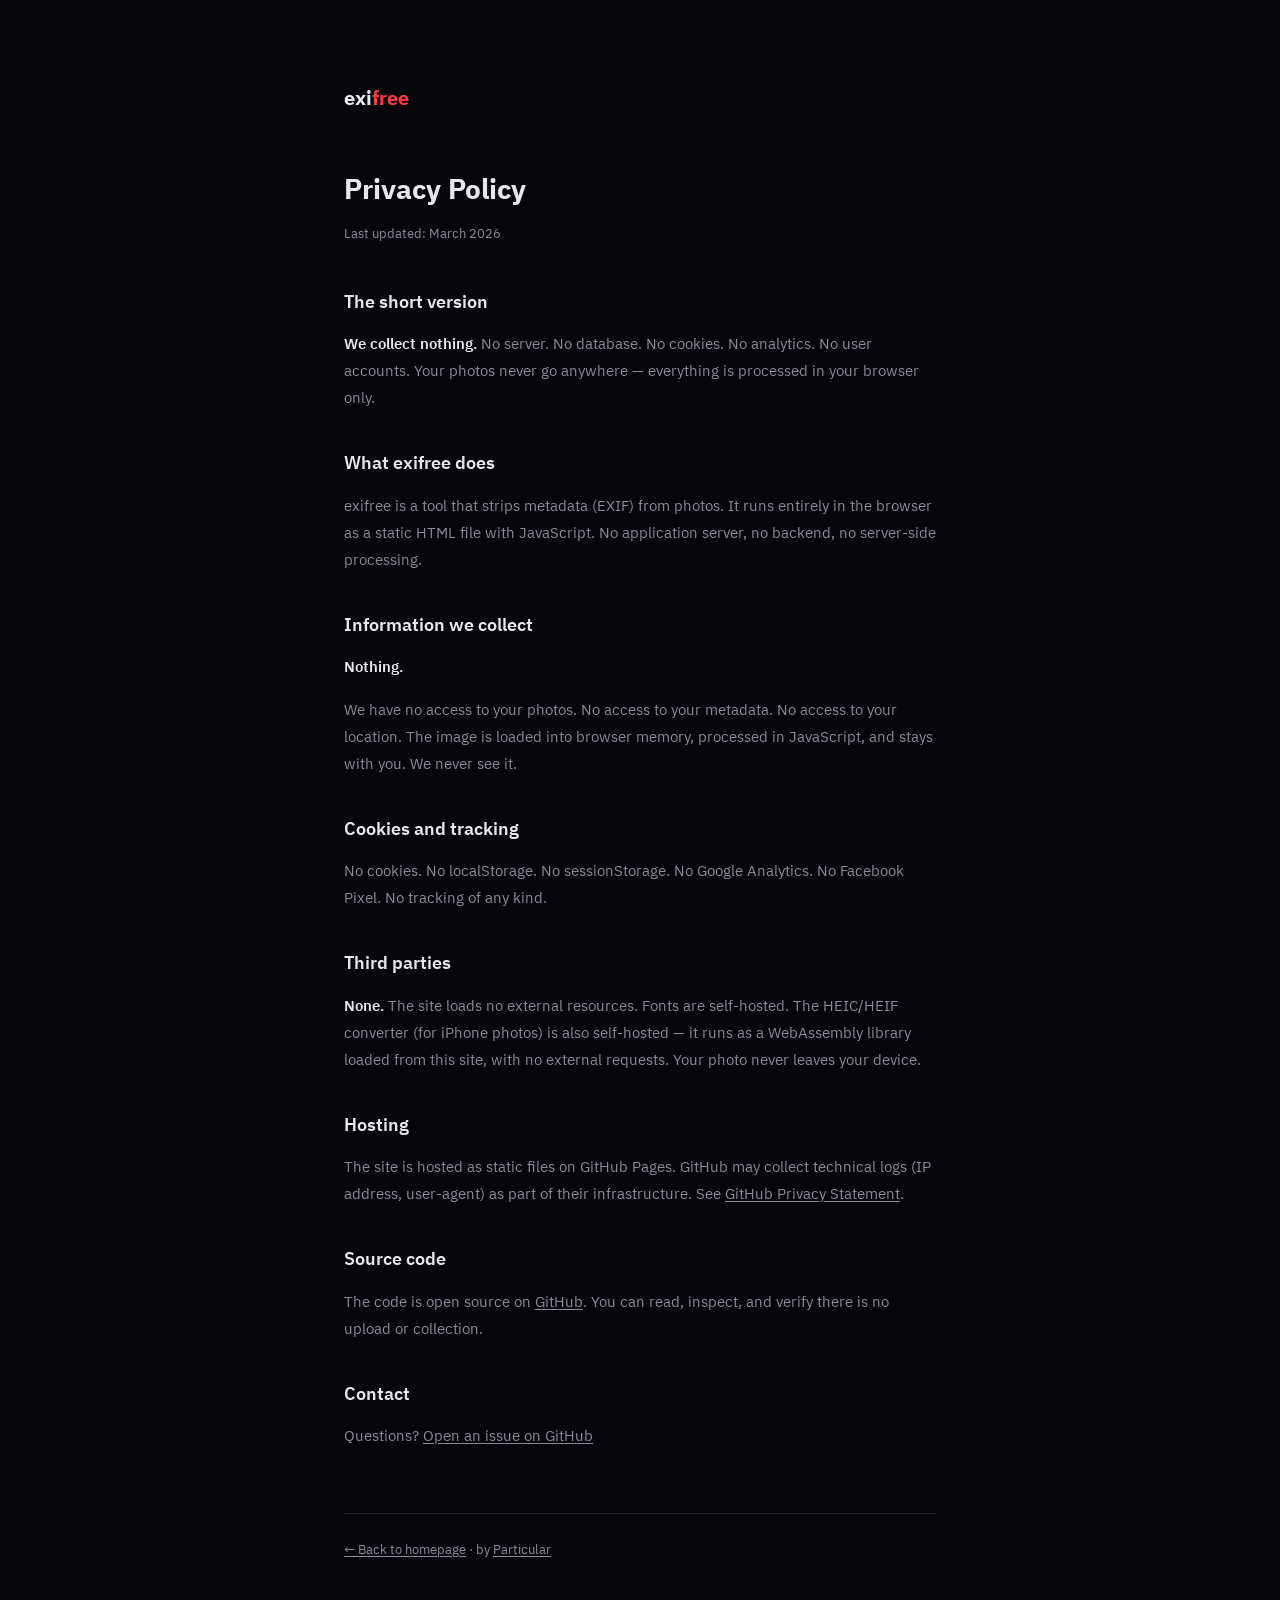
<file: privacy/index.html>
<!DOCTYPE html>
<html lang="en" dir="ltr">
<head>
<meta charset="UTF-8">
<meta name="viewport" content="width=device-width, initial-scale=1.0">
<title>exifree — Privacy Policy</title>
<link rel="stylesheet" href="/fonts/fonts.css">
<style>
:root {
  --bg: #06060a;
  --surface: #111118;
  --border: #252530;
  --text: #e8e8ec;
  --text-dim: #8a8a9a;
  --red: #ff3b3b;
  --font: 'IBM Plex Sans', sans-serif;
}
* { margin: 0; padding: 0; box-sizing: border-box; }
body {
  background: var(--bg);
  color: var(--text);
  font-family: var(--font);
  line-height: 1.8;
  -webkit-font-smoothing: antialiased;
}
.container {
  max-width: 640px;
  margin: 0 auto;
  padding: 80px 24px 60px;
}
.logo {
  font-size: 20px;
  font-weight: 700;
  text-decoration: none;
  color: var(--text);
  margin-bottom: 48px;
  display: inline-block;
}
.logo span { color: var(--red); }
h1 {
  font-size: 28px;
  font-weight: 700;
  margin-bottom: 8px;
}
.updated {
  font-size: 13px;
  color: var(--text-dim);
  margin-bottom: 40px;
}
h2 {
  font-size: 18px;
  font-weight: 600;
  margin-top: 36px;
  margin-bottom: 12px;
}
p {
  font-size: 15px;
  color: var(--text-dim);
  margin-bottom: 16px;
}
strong { color: var(--text); font-weight: 600; }
a { color: var(--text-dim); text-decoration: underline; text-underline-offset: 2px; }
a:hover { color: var(--text); }
footer {
  margin-top: 64px;
  padding-top: 24px;
  border-top: 1px solid var(--border);
  font-size: 13px;
  color: var(--text-dim);
}
*:focus-visible { outline: 2px solid var(--red); outline-offset: 2px; }
@media (prefers-reduced-motion: reduce) {
  *, *::before, *::after { animation-duration: 0.01ms !important; transition-duration: 0.01ms !important; }
}
</style>
</head>
<body>
<div class="container">
  <a href="/en/" class="logo">exi<span>free</span></a>
  
  <h1>Privacy Policy</h1>
  <p class="updated">Last updated: March 2026</p>

  <h2>The short version</h2>
  <p><strong>We collect nothing.</strong> No server. No database. No cookies. No analytics. No user accounts. Your photos never go anywhere — everything is processed in your browser only.</p>

  <h2>What exifree does</h2>
  <p>exifree is a tool that strips metadata (EXIF) from photos. It runs entirely in the browser as a static HTML file with JavaScript. No application server, no backend, no server-side processing.</p>

  <h2>Information we collect</h2>
  <p><strong>Nothing.</strong></p>
  <p>We have no access to your photos. No access to your metadata. No access to your location. The image is loaded into browser memory, processed in JavaScript, and stays with you. We never see it.</p>

  <h2>Cookies and tracking</h2>
  <p>No cookies. No localStorage. No sessionStorage. No Google Analytics. No Facebook Pixel. No tracking of any kind.</p>

  <h2>Third parties</h2>
  <p><strong>None.</strong> The site loads no external resources. Fonts are self-hosted. The HEIC/HEIF converter (for iPhone photos) is also self-hosted — it runs as a WebAssembly library loaded from this site, with no external requests. Your photo never leaves your device.</p>

  <h2>Hosting</h2>
  <p>The site is hosted as static files on GitHub Pages. GitHub may collect technical logs (IP address, user-agent) as part of their infrastructure. See <a href="https://docs.github.com/en/site-policy/privacy-policies/github-general-privacy-statement">GitHub Privacy Statement</a>.</p>

  <h2>Source code</h2>
  <p>The code is open source on <a href="https://github.com/atas2390/exifree">GitHub</a>. You can read, inspect, and verify there is no upload or collection.</p>

  <h2>Contact</h2>
  <p>Questions? <a href="https://github.com/atas2390/exifree/issues">Open an issue on GitHub</a></p>

  <footer>
    <a href="/">← Back to homepage</a> · by <a href="https://particular.co.il">Particular</a>
  </footer>
</div>
</body>
</html>
</file>
<file: fonts/fonts.css>
/* IBM Plex Sans — weights 300–700 */
@font-face {
  font-family: 'IBM Plex Sans';
  font-style: normal;
  font-weight: 300;
  font-display: swap;
  src: url('/fonts/ibm-plex-sans-300.woff2') format('woff2');
}
@font-face {
  font-family: 'IBM Plex Sans';
  font-style: normal;
  font-weight: 400;
  font-display: swap;
  src: url('/fonts/ibm-plex-sans-400.woff2') format('woff2');
}
@font-face {
  font-family: 'IBM Plex Sans';
  font-style: normal;
  font-weight: 500;
  font-display: swap;
  src: url('/fonts/ibm-plex-sans-500.woff2') format('woff2');
}
@font-face {
  font-family: 'IBM Plex Sans';
  font-style: normal;
  font-weight: 600;
  font-display: swap;
  src: url('/fonts/ibm-plex-sans-600.woff2') format('woff2');
}
@font-face {
  font-family: 'IBM Plex Sans';
  font-style: normal;
  font-weight: 700;
  font-display: swap;
  src: url('/fonts/ibm-plex-sans-700.woff2') format('woff2');
}

/* IBM Plex Mono — weights 400–500 */
@font-face {
  font-family: 'IBM Plex Mono';
  font-style: normal;
  font-weight: 400;
  font-display: swap;
  src: url('/fonts/ibm-plex-mono-400.woff2') format('woff2');
}
@font-face {
  font-family: 'IBM Plex Mono';
  font-style: normal;
  font-weight: 500;
  font-display: swap;
  src: url('/fonts/ibm-plex-mono-500.woff2') format('woff2');
}
</file>
